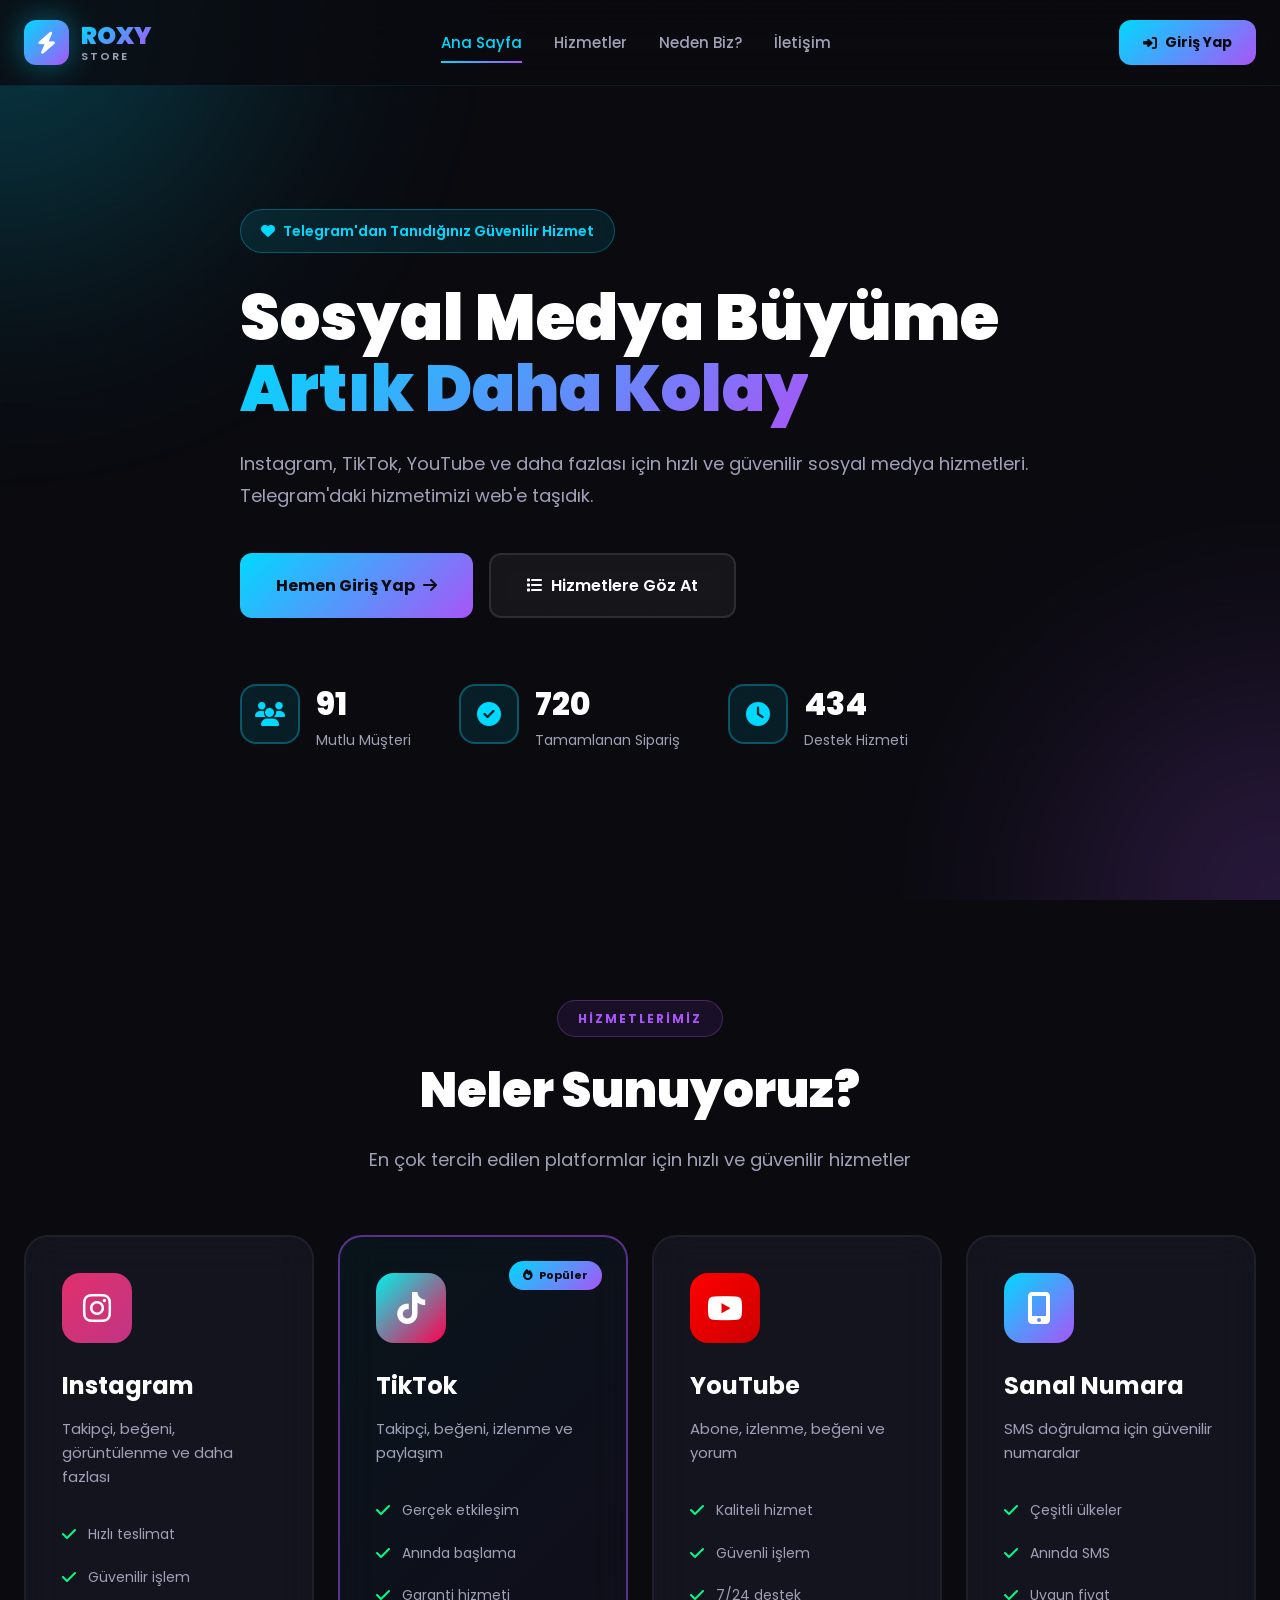
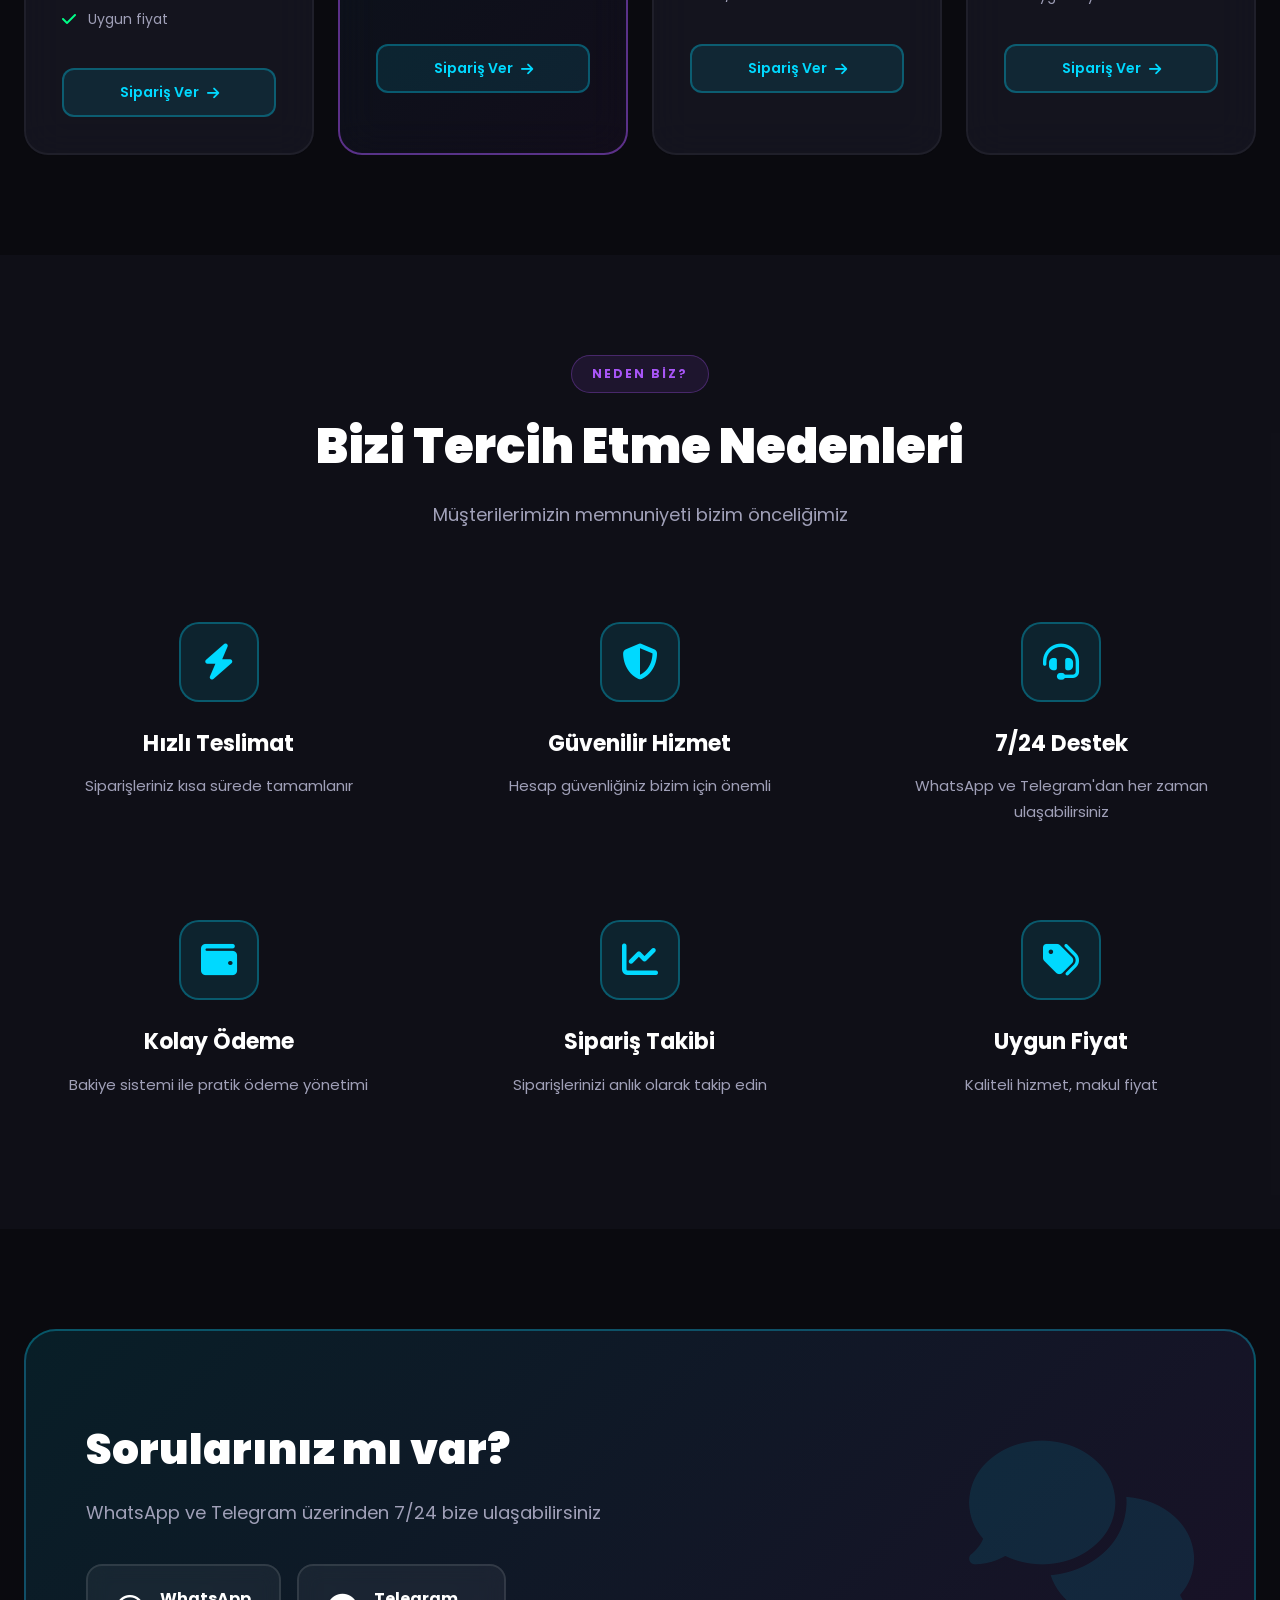
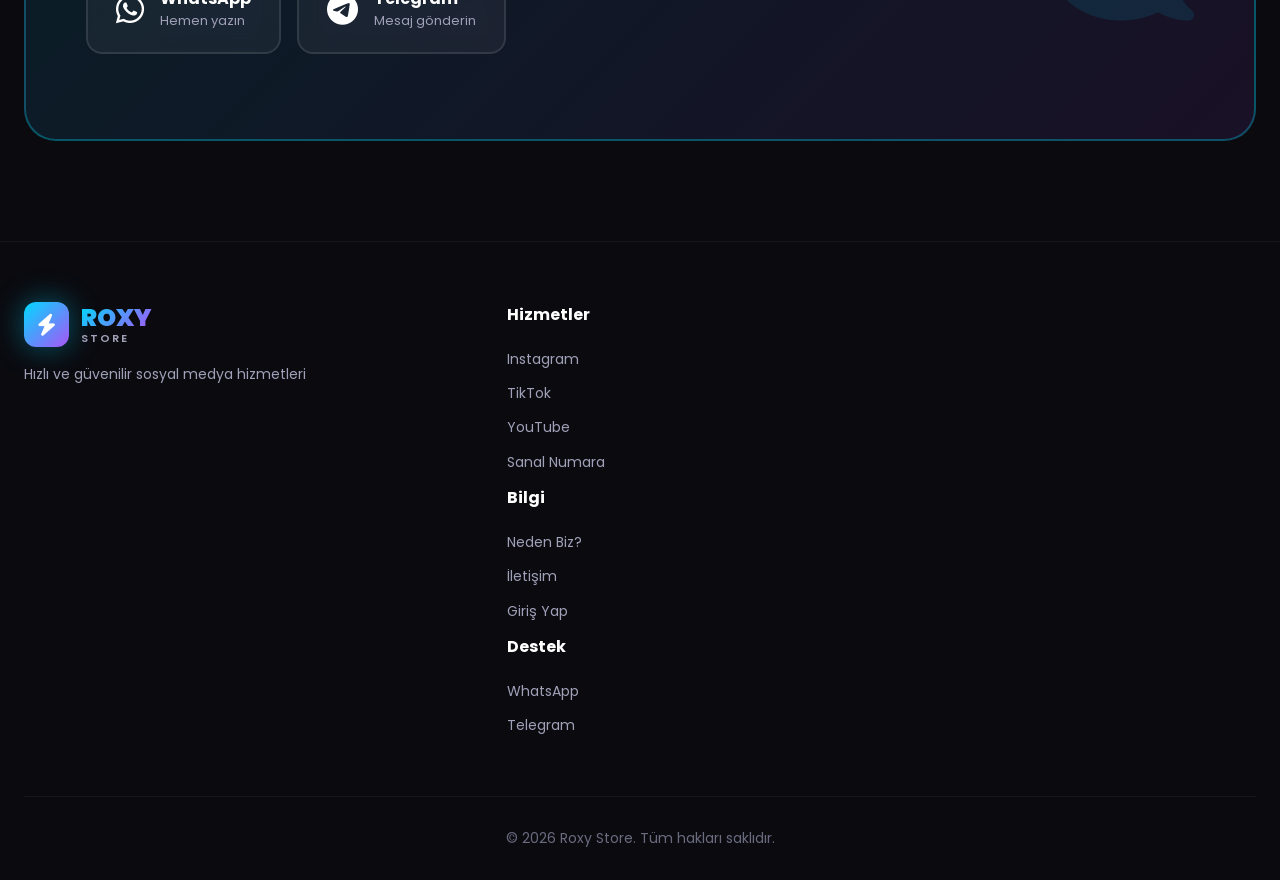
<file: index.html>
<!DOCTYPE html>
<html lang="tr">
<head>
    <meta charset="UTF-8">
    <meta name="viewport" content="width=device-width, initial-scale=1.0">
    <title>Roxy Store - Sosyal Medya Hizmetleri</title>
    <link href="https://fonts.googleapis.com/css2?family=Poppins:wght@400;500;600;700;800;900&display=swap" rel="stylesheet">
    <link rel="stylesheet" href="https://cdnjs.cloudflare.com/ajax/libs/font-awesome/6.4.0/css/all.min.css">
    <link rel="stylesheet" href="style.css">
</head>
<body>
    <!-- Navbar -->
    <nav class="navbar">
        <div class="container">
            <div class="nav-content">
                <div class="logo">
                    <div class="logo-icon">
                        <i class="fas fa-bolt"></i>
                    </div>
                    <div class="logo-text">
                        <span class="logo-main">ROXY</span>
                        <span class="logo-sub">STORE</span>
                    </div>
                </div>
                
                <div class="nav-links">
                    <a href="#home" class="nav-link active">Ana Sayfa</a>
                    <a href="#services" class="nav-link">Hizmetler</a>
                    <a href="#features" class="nav-link">Neden Biz?</a>
                    <a href="#contact" class="nav-link">İletişim</a>
                </div>
                
                <div class="nav-buttons">
                    <button class="btn-primary" onclick="window.location.href='auth.html'">
                        <i class="fas fa-sign-in-alt"></i>
                        Giriş Yap
                    </button>
                </div>
            </div>
        </div>
    </nav>

    <!-- Hero Section -->
    <section class="hero" id="home">
        <div class="hero-bg">
            <div class="hero-gradient hero-gradient-1"></div>
            <div class="hero-gradient hero-gradient-2"></div>
            <div class="hero-grid"></div>
        </div>
        
        <div class="container">
            <div class="hero-content">
                <div class="hero-badge">
                    <i class="fas fa-heart"></i>
                    <span>Telegram'dan Tanıdığınız Güvenilir Hizmet</span>
                </div>
                
                <h1 class="hero-title">
                    Sosyal Medya Büyüme<br>
                    <span class="gradient-text">Artık Daha Kolay</span>
                </h1>
                
                <p class="hero-description">
                    Instagram, TikTok, YouTube ve daha fazlası için hızlı ve güvenilir 
                    sosyal medya hizmetleri. Telegram'daki hizmetimizi web'e taşıdık.
                </p>
                
                <div class="hero-buttons">
                    <button class="btn-hero-primary" onclick="window.location.href='auth.html'">
                        <span>Hemen Giriş Yap</span>
                        <i class="fas fa-arrow-right"></i>
                    </button>
                    <button class="btn-hero-outline" onclick="scrollToSection('services')">
                        <i class="fas fa-list"></i>
                        <span>Hizmetlere Göz At</span>
                    </button>
                </div>
                
                <div class="hero-stats">
                    <div class="stat-item">
                        <div class="stat-icon">
                            <i class="fas fa-users"></i>
                        </div>
                        <div class="stat-info">
                            <h3>150+</h3>
                            <p>Mutlu Müşteri</p>
                        </div>
                    </div>
                    
                    <div class="stat-item">
                        <div class="stat-icon">
                            <i class="fas fa-check-circle"></i>
                        </div>
                        <div class="stat-info">
                            <h3>1,200+</h3>
                            <p>Tamamlanan Sipariş</p>
                        </div>
                    </div>
                    
                    <div class="stat-item">
                        <div class="stat-icon">
                            <i class="fas fa-clock"></i>
                        </div>
                        <div class="stat-info">
                            <h3>7/24</h3>
                            <p>Destek Hizmeti</p>
                        </div>
                    </div>
                </div>
            </div>
        </div>
    </section>

    <!-- Services Section -->
    <section class="services" id="services">
        <div class="container">
            <div class="section-header">
                <span class="section-tag">HİZMETLERİMİZ</span>
                <h2 class="section-title">Neler Sunuyoruz?</h2>
                <p class="section-description">
                    En çok tercih edilen platformlar için hızlı ve güvenilir hizmetler
                </p>
            </div>
            
            <div class="services-grid">
                <!-- Instagram -->
                <div class="service-card">
                    <div class="service-icon instagram">
                        <i class="fab fa-instagram"></i>
                    </div>
                    <h3>Instagram</h3>
                    <p>Takipçi, beğeni, görüntülenme ve daha fazlası</p>
                    <ul class="service-features">
                        <li><i class="fas fa-check"></i> Hızlı teslimat</li>
                        <li><i class="fas fa-check"></i> Güvenilir işlem</li>
                        <li><i class="fas fa-check"></i> Uygun fiyat</li>
                    </ul>
                    <button class="btn-service" onclick="window.location.href='auth.html'">
                        Sipariş Ver
                        <i class="fas fa-arrow-right"></i>
                    </button>
                </div>
                
                <!-- TikTok -->
                <div class="service-card featured">
                    <div class="featured-badge">
                        <i class="fas fa-fire"></i>
                        <span>Popüler</span>
                    </div>
                    <div class="service-icon tiktok">
                        <i class="fab fa-tiktok"></i>
                    </div>
                    <h3>TikTok</h3>
                    <p>Takipçi, beğeni, izlenme ve paylaşım</p>
                    <ul class="service-features">
                        <li><i class="fas fa-check"></i> Gerçek etkileşim</li>
                        <li><i class="fas fa-check"></i> Anında başlama</li>
                        <li><i class="fas fa-check"></i> Garanti hizmeti</li>
                    </ul>
                    <button class="btn-service" onclick="window.location.href='auth.html'">
                        Sipariş Ver
                        <i class="fas fa-arrow-right"></i>
                    </button>
                </div>
                
                <!-- YouTube -->
                <div class="service-card">
                    <div class="service-icon youtube">
                        <i class="fab fa-youtube"></i>
                    </div>
                    <h3>YouTube</h3>
                    <p>Abone, izlenme, beğeni ve yorum</p>
                    <ul class="service-features">
                        <li><i class="fas fa-check"></i> Kaliteli hizmet</li>
                        <li><i class="fas fa-check"></i> Güvenli işlem</li>
                        <li><i class="fas fa-check"></i> 7/24 destek</li>
                    </ul>
                    <button class="btn-service" onclick="window.location.href='auth.html'">
                        Sipariş Ver
                        <i class="fas fa-arrow-right"></i>
                    </button>
                </div>
                
                <!-- Sanal Numara -->
                <div class="service-card">
                    <div class="service-icon phone">
                        <i class="fas fa-mobile-alt"></i>
                    </div>
                    <h3>Sanal Numara</h3>
                    <p>SMS doğrulama için güvenilir numaralar</p>
                    <ul class="service-features">
                        <li><i class="fas fa-check"></i> Çeşitli ülkeler</li>
                        <li><i class="fas fa-check"></i> Anında SMS</li>
                        <li><i class="fas fa-check"></i> Uygun fiyat</li>
                    </ul>
                    <button class="btn-service" onclick="window.location.href='auth.html'">
                        Sipariş Ver
                        <i class="fas fa-arrow-right"></i>
                    </button>
                </div>
            </div>
        </div>
    </section>

    <!-- Features Section -->
    <section class="features" id="features">
        <div class="container">
            <div class="section-header">
                <span class="section-tag">NEDEN BİZ?</span>
                <h2 class="section-title">Bizi Tercih Etme Nedenleri</h2>
                <p class="section-description">
                    Müşterilerimizin memnuniyeti bizim önceliğimiz
                </p>
            </div>
            
            <div class="features-grid">
                <div class="feature-item">
                    <div class="feature-icon">
                        <i class="fas fa-bolt"></i>
                    </div>
                    <h3>Hızlı Teslimat</h3>
                    <p>Siparişleriniz kısa sürede tamamlanır</p>
                </div>
                
                <div class="feature-item">
                    <div class="feature-icon">
                        <i class="fas fa-shield-alt"></i>
                    </div>
                    <h3>Güvenilir Hizmet</h3>
                    <p>Hesap güvenliğiniz bizim için önemli</p>
                </div>
                
                <div class="feature-item">
                    <div class="feature-icon">
                        <i class="fas fa-headset"></i>
                    </div>
                    <h3>7/24 Destek</h3>
                    <p>WhatsApp ve Telegram'dan her zaman ulaşabilirsiniz</p>
                </div>
                
                <div class="feature-item">
                    <div class="feature-icon">
                        <i class="fas fa-wallet"></i>
                    </div>
                    <h3>Kolay Ödeme</h3>
                    <p>Bakiye sistemi ile pratik ödeme yönetimi</p>
                </div>
                
                <div class="feature-item">
                    <div class="feature-icon">
                        <i class="fas fa-chart-line"></i>
                    </div>
                    <h3>Sipariş Takibi</h3>
                    <p>Siparişlerinizi anlık olarak takip edin</p>
                </div>
                
                <div class="feature-item">
                    <div class="feature-icon">
                        <i class="fas fa-tags"></i>
                    </div>
                    <h3>Uygun Fiyat</h3>
                    <p>Kaliteli hizmet, makul fiyat</p>
                </div>
            </div>
        </div>
    </section>

    <!-- Contact Section -->
    <section class="contact" id="contact">
        <div class="container">
            <div class="contact-card">
                <div class="contact-content">
                    <h2>Sorularınız mı var?</h2>
                    <p>WhatsApp ve Telegram üzerinden 7/24 bize ulaşabilirsiniz</p>
                    
                    <div class="contact-buttons">
                        <a href="https://wa.me/447795203704" target="_blank" class="contact-btn whatsapp">
                            <i class="fab fa-whatsapp"></i>
                            <div>
                                <strong>WhatsApp</strong>
                                <span>Hemen yazın</span>
                            </div>
                        </a>
                        
                        <a href="https://t.me/roxysatici" target="_blank" class="contact-btn telegram">
                            <i class="fab fa-telegram"></i>
                            <div>
                                <strong>Telegram</strong>
                                <span>Mesaj gönderin</span>
                            </div>
                        </a>
                    </div>
                </div>
                
                <div class="contact-image">
                    <i class="fas fa-comments"></i>
                </div>
            </div>
        </div>
    </section>

    <!-- Footer -->
    <footer class="footer">
        <div class="container">
            <div class="footer-content">
                <div class="footer-brand">
                    <div class="logo">
                        <div class="logo-icon">
                            <i class="fas fa-bolt"></i>
                        </div>
                        <div class="logo-text">
                            <span class="logo-main">ROXY</span>
                            <span class="logo-sub">STORE</span>
                        </div>
                    </div>
                    <p>Hızlı ve güvenilir sosyal medya hizmetleri</p>
                </div>
                
                <div class="footer-links">
                    <div class="footer-column">
                        <h4>Hizmetler</h4>
                        <a href="#services">Instagram</a>
                        <a href="#services">TikTok</a>
                        <a href="#services">YouTube</a>
                        <a href="#services">Sanal Numara</a>
                    </div>
                    
                    <div class="footer-column">
                        <h4>Bilgi</h4>
                        <a href="#features">Neden Biz?</a>
                        <a href="#contact">İletişim</a>
                        <a href="auth.html">Giriş Yap</a>
                    </div>
                    
                    <div class="footer-column">
                        <h4>Destek</h4>
                        <a href="https://wa.me/447795203704" target="_blank">WhatsApp</a>
                        <a href="https://t.me/roxysatici" target="_blank">Telegram</a>
                    </div>
                </div>
            </div>
            
            <div class="footer-bottom">
                <p>&copy; 2026 Roxy Store. Tüm hakları saklıdır.</p>
            </div>
        </div>
    </footer>

    <script src="main.js"></script>
</body>
</html>
</file>
<file: style.css>
/* CSS Variables - Yeni Renk Paleti */
:root {
    --primary: #00D9FF;
    --secondary: #A855F7;
    --accent: #00FF88;
    --dark: #0A0A0F;
    --dark-light: #151520;
    --dark-lighter: #1F1F2E;
    --text: #FFFFFF;
    --text-gray: #A0A0B8;
    --text-muted: #6B6B80;
}

* {
    margin: 0;
    padding: 0;
    box-sizing: border-box;
}

body {
    font-family: 'Poppins', sans-serif;
    background: var(--dark);
    color: var(--text);
    line-height: 1.6;
    overflow-x: hidden;
}

.container {
    max-width: 1280px;
    margin: 0 auto;
    padding: 0 24px;
}

/* Navbar */
.navbar {
    position: fixed;
    top: 0;
    left: 0;
    right: 0;
    z-index: 1000;
    background: rgba(10, 10, 15, 0.8);
    backdrop-filter: blur(20px);
    border-bottom: 1px solid rgba(0, 217, 255, 0.1);
}

.nav-content {
    display: flex;
    align-items: center;
    justify-content: space-between;
    padding: 20px 0;
}

.logo {
    display: flex;
    align-items: center;
    gap: 12px;
}

.logo-icon {
    width: 45px;
    height: 45px;
    background: linear-gradient(135deg, var(--primary), var(--secondary));
    border-radius: 12px;
    display: flex;
    align-items: center;
    justify-content: center;
    font-size: 22px;
    box-shadow: 0 0 30px rgba(0, 217, 255, 0.4);
}

.logo-text {
    display: flex;
    flex-direction: column;
    line-height: 1.2;
}

.logo-main {
    font-size: 24px;
    font-weight: 900;
    background: linear-gradient(135deg, var(--primary), var(--secondary));
    -webkit-background-clip: text;
    -webkit-text-fill-color: transparent;
    background-clip: text;
}

.logo-sub {
    font-size: 11px;
    font-weight: 600;
    color: var(--text-gray);
    letter-spacing: 2px;
}

.nav-links {
    display: flex;
    gap: 32px;
}

.nav-link {
    color: var(--text-gray);
    text-decoration: none;
    font-weight: 500;
    font-size: 15px;
    transition: all 0.3s ease;
    position: relative;
}

.nav-link:hover,
.nav-link.active {
    color: var(--primary);
}

.nav-link::after {
    content: '';
    position: absolute;
    bottom: -8px;
    left: 0;
    width: 0;
    height: 2px;
    background: linear-gradient(90deg, var(--primary), var(--secondary));
    transition: width 0.3s ease;
}

.nav-link:hover::after,
.nav-link.active::after {
    width: 100%;
}

/* Buttons */
.btn-primary,
.btn-hero-primary,
.btn-hero-outline,
.btn-service {
    padding: 12px 24px;
    border: none;
    border-radius: 12px;
    font-weight: 600;
    font-size: 14px;
    cursor: pointer;
    transition: all 0.3s ease;
    font-family: 'Poppins', sans-serif;
    display: inline-flex;
    align-items: center;
    gap: 8px;
}

.btn-primary {
    background: linear-gradient(135deg, var(--primary), var(--secondary));
    color: var(--dark);
    font-weight: 700;
}

.btn-primary:hover {
    transform: translateY(-2px);
    box-shadow: 0 10px 30px rgba(0, 217, 255, 0.5);
}

/* Hero Section */
.hero {
    min-height: 100vh;
    display: flex;
    align-items: center;
    padding: 120px 0 60px;
    position: relative;
    overflow: hidden;
}

.hero-bg {
    position: absolute;
    top: 0;
    left: 0;
    right: 0;
    bottom: 0;
    overflow: hidden;
}

.hero-gradient {
    position: absolute;
    border-radius: 50%;
    filter: blur(120px);
    opacity: 0.3;
}

.hero-gradient-1 {
    width: 600px;
    height: 600px;
    background: radial-gradient(circle, var(--primary), transparent);
    top: -300px;
    left: -300px;
    animation: float 8s ease-in-out infinite;
}

.hero-gradient-2 {
    width: 500px;
    height: 500px;
    background: radial-gradient(circle, var(--secondary), transparent);
    bottom: -250px;
    right: -250px;
    animation: float 10s ease-in-out infinite reverse;
}

@keyframes float {
    0%, 100% { transform: translate(0, 0) scale(1); }
    50% { transform: translate(50px, 50px) scale(1.1); }
}

.hero-grid {
    position: absolute;
    top: 0;
    left: 0;
    right: 0;
    bottom: 0;
    background-image: 
        linear-gradient(rgba(0, 217, 255, 0.03) 1px, transparent 1px),
        linear-gradient(90deg, rgba(0, 217, 255, 0.03) 1px, transparent 1px);
    background-size: 50px 50px;
    opacity: 0.3;
}

.hero-content {
    position: relative;
    z-index: 10;
    max-width: 800px;
}

.hero-badge {
    display: inline-flex;
    align-items: center;
    gap: 8px;
    padding: 10px 20px;
    background: rgba(0, 217, 255, 0.1);
    border: 1px solid rgba(0, 217, 255, 0.3);
    border-radius: 50px;
    color: var(--primary);
    font-size: 14px;
    font-weight: 600;
    margin-bottom: 30px;
}

.hero-title {
    font-size: 64px;
    font-weight: 900;
    line-height: 1.1;
    margin-bottom: 24px;
}

.gradient-text {
    background: linear-gradient(135deg, var(--primary), var(--secondary));
    -webkit-background-clip: text;
    -webkit-text-fill-color: transparent;
    background-clip: text;
}

.hero-description {
    font-size: 18px;
    color: var(--text-gray);
    margin-bottom: 40px;
    line-height: 1.8;
}

.hero-buttons {
    display: flex;
    gap: 16px;
    margin-bottom: 60px;
}

.btn-hero-primary {
    padding: 18px 36px;
    background: linear-gradient(135deg, var(--primary), var(--secondary));
    color: var(--dark);
    font-weight: 700;
    font-size: 16px;
}

.btn-hero-primary:hover {
    transform: translateY(-3px);
    box-shadow: 0 20px 40px rgba(0, 217, 255, 0.5);
}

.btn-hero-outline {
    padding: 18px 36px;
    background: rgba(255, 255, 255, 0.05);
    backdrop-filter: blur(10px);
    border: 2px solid rgba(255, 255, 255, 0.1);
    color: var(--text);
    font-size: 16px;
}

.btn-hero-outline:hover {
    background: rgba(255, 255, 255, 0.1);
    border-color: var(--primary);
}

.hero-stats {
    display: flex;
    gap: 48px;
    flex-wrap: wrap;
}

.stat-item {
    display: flex;
    align-items: center;
    gap: 16px;
}

.stat-icon {
    width: 60px;
    height: 60px;
    background: rgba(0, 217, 255, 0.1);
    border: 2px solid rgba(0, 217, 255, 0.3);
    border-radius: 16px;
    display: flex;
    align-items: center;
    justify-content: center;
    font-size: 24px;
    color: var(--primary);
}

.stat-info h3 {
    font-size: 32px;
    font-weight: 800;
    color: var(--text);
}

.stat-info p {
    font-size: 14px;
    color: var(--text-gray);
}

/* Services Section */
.services {
    padding: 100px 0;
    position: relative;
}

.section-header {
    text-align: center;
    margin-bottom: 60px;
}

.section-tag {
    display: inline-block;
    padding: 8px 20px;
    background: rgba(168, 85, 247, 0.1);
    border: 1px solid rgba(168, 85, 247, 0.3);
    border-radius: 50px;
    color: var(--secondary);
    font-size: 12px;
    font-weight: 700;
    letter-spacing: 2px;
    margin-bottom: 16px;
}

.section-title {
    font-size: 48px;
    font-weight: 900;
    margin-bottom: 16px;
}

.section-description {
    font-size: 18px;
    color: var(--text-gray);
    max-width: 600px;
    margin: 0 auto;
}

.services-grid {
    display: grid;
    grid-template-columns: repeat(auto-fit, minmax(280px, 1fr));
    gap: 24px;
}

.service-card {
    background: rgba(31, 31, 46, 0.5);
    backdrop-filter: blur(20px);
    border: 2px solid rgba(255, 255, 255, 0.05);
    border-radius: 24px;
    padding: 36px;
    transition: all 0.3s ease;
    position: relative;
    overflow: hidden;
}

.service-card::before {
    content: '';
    position: absolute;
    top: 0;
    left: 0;
    right: 0;
    height: 3px;
    background: linear-gradient(90deg, var(--primary), var(--secondary));
    opacity: 0;
    transition: opacity 0.3s ease;
}

.service-card:hover {
    border-color: rgba(0, 217, 255, 0.3);
    transform: translateY(-8px);
    box-shadow: 0 20px 60px rgba(0, 217, 255, 0.2);
}

.service-card:hover::before {
    opacity: 1;
}

.service-card.featured {
    border-color: rgba(168, 85, 247, 0.5);
    background: linear-gradient(135deg, rgba(0, 217, 255, 0.05), rgba(168, 85, 247, 0.05));
}

.featured-badge {
    position: absolute;
    top: 24px;
    right: 24px;
    display: flex;
    align-items: center;
    gap: 6px;
    padding: 6px 14px;
    background: linear-gradient(135deg, var(--primary), var(--secondary));
    border-radius: 50px;
    color: var(--dark);
    font-size: 11px;
    font-weight: 700;
}

.service-icon {
    width: 70px;
    height: 70px;
    border-radius: 18px;
    display: flex;
    align-items: center;
    justify-content: center;
    font-size: 32px;
    margin-bottom: 24px;
}

.service-icon.instagram {
    background: linear-gradient(135deg, #E1306C, #C13584);
    color: white;
}

.service-icon.tiktok {
    background: linear-gradient(135deg, #00F2EA, #FF0050);
    color: white;
}

.service-icon.youtube {
    background: linear-gradient(135deg, #FF0000, #CC0000);
    color: white;
}

.service-icon.phone {
    background: linear-gradient(135deg, var(--primary), var(--secondary));
    color: white;
}

.service-card h3 {
    font-size: 24px;
    font-weight: 700;
    margin-bottom: 12px;
}

.service-card p {
    color: var(--text-gray);
    font-size: 15px;
    margin-bottom: 24px;
}

.service-features {
    list-style: none;
    margin-bottom: 28px;
}

.service-features li {
    display: flex;
    align-items: center;
    gap: 12px;
    padding: 10px 0;
    color: var(--text-gray);
    font-size: 14px;
}

.service-features i {
    color: var(--accent);
    font-size: 16px;
}

.btn-service {
    width: 100%;
    justify-content: center;
    background: rgba(0, 217, 255, 0.1);
    border: 2px solid rgba(0, 217, 255, 0.3);
    color: var(--primary);
}

.btn-service:hover {
    background: linear-gradient(135deg, var(--primary), var(--secondary));
    color: var(--dark);
    border-color: transparent;
}

/* Features Section */
.features {
    padding: 100px 0;
    background: rgba(21, 21, 32, 0.5);
}

.features-grid {
    display: grid;
    grid-template-columns: repeat(auto-fit, minmax(300px, 1fr));
    gap: 32px;
}

.feature-item {
    text-align: center;
    padding: 32px;
}

.feature-icon {
    width: 80px;
    height: 80px;
    margin: 0 auto 24px;
    background: rgba(0, 217, 255, 0.1);
    border: 2px solid rgba(0, 217, 255, 0.3);
    border-radius: 20px;
    display: flex;
    align-items: center;
    justify-content: center;
    font-size: 36px;
    color: var(--primary);
    transition: all 0.3s ease;
}

.feature-item:hover .feature-icon {
    background: linear-gradient(135deg, var(--primary), var(--secondary));
    color: var(--dark);
    transform: scale(1.1) rotate(5deg);
}

.feature-item h3 {
    font-size: 22px;
    font-weight: 700;
    margin-bottom: 12px;
}

.feature-item p {
    color: var(--text-gray);
    font-size: 15px;
    line-height: 1.7;
}

/* Contact Section */
.contact {
    padding: 100px 0;
}

.contact-card {
    background: linear-gradient(135deg, rgba(0, 217, 255, 0.1), rgba(168, 85, 247, 0.1));
    border: 2px solid rgba(0, 217, 255, 0.3);
    border-radius: 32px;
    padding: 60px;
    display: flex;
    align-items: center;
    justify-content: space-between;
    gap: 60px;
}

.contact-content h2 {
    font-size: 42px;
    font-weight: 900;
    margin-bottom: 16px;
}

.contact-content p {
    font-size: 18px;
    color: var(--text-gray);
    margin-bottom: 36px;
}

.contact-buttons {
    display: flex;
    gap: 16px;
}

.contact-btn {
    display: flex;
    align-items: center;
    gap: 16px;
    padding: 20px 28px;
    background: rgba(255, 255, 255, 0.05);
    backdrop-filter: blur(10px);
    border: 2px solid rgba(255, 255, 255, 0.1);
    border-radius: 16px;
    text-decoration: none;
    color: var(--text);
    transition: all 0.3s ease;
}

.contact-btn i {
    font-size: 32px;
}

.contact-btn strong {
    display: block;
    font-size: 16px;
    font-weight: 700;
}

.contact-btn span {
    display: block;
    font-size: 13px;
    color: var(--text-gray);
}

.contact-btn.whatsapp:hover {
    background: #25D366;
    border-color: #25D366;
    transform: translateY(-3px);
    box-shadow: 0 10px 30px rgba(37, 211, 102, 0.4);
}

.contact-btn.telegram:hover {
    background: #0088CC;
    border-color: #0088CC;
    transform: translateY(-3px);
    box-shadow: 0 10px 30px rgba(0, 136, 204, 0.4);
}

.contact-image {
    font-size: 180px;
    color: var(--primary);
    opacity: 0.1;
}

/* Footer */
.footer {
    padding: 60px 0 30px;
    border-top: 1px solid rgba(255, 255, 255, 0.05);
}

.footer-content {
    display: grid;
    grid-template-columns: 2fr 1fr 1fr 1fr;
    gap: 48px;
    margin-bottom: 48px;
}

.footer-brand p {
    color: var(--text-gray);
    margin-top: 16px;
    font-size: 14px;
}

.footer-column h4 {
    font-size: 16px;
    font-weight: 700;
    margin-bottom: 20px;
}

.footer-column a {
    display: block;
    color: var(--text-gray);
    text-decoration: none;
    font-size: 14px;
    margin-bottom: 12px;
    transition: color 0.3s ease;
}

.footer-column a:hover {
    color: var(--primary);
}

.footer-bottom {
    padding-top: 30px;
    border-top: 1px solid rgba(255, 255, 255, 0.05);
    text-align: center;
}

.footer-bottom p {
    color: var(--text-muted);
    font-size: 14px;
}

/* Responsive */
@media (max-width: 1024px) {
    .hero-title {
        font-size: 52px;
    }
    
    .contact-card {
        flex-direction: column;
        text-align: center;
    }
    
    .contact-image {
        font-size: 120px;
    }
    
    .footer-content {
        grid-template-columns: repeat(2, 1fr);
    }
}

@media (max-width: 768px) {
    .nav-links {
        display: none;
    }
    
    .hero-title {
        font-size: 40px;
    }
    
    .hero-buttons {
        flex-direction: column;
    }
    
    .hero-stats {
        gap: 24px;
    }
    
    .section-title {
        font-size: 36px;
    }
    
    .contact-buttons {
        flex-direction: column;
    }
    
    .footer-content {
        grid-template-columns: 1fr;
    }
}

@media (max-width: 480px) {
    .hero-title {
        font-size: 32px;
    }
    
    .btn-hero-primary,
    .btn-hero-outline {
        width: 100%;
        justify-content: center;
    }
    
    .services-grid {
        grid-template-columns: 1fr;
    }
    
    .contact-card {
        padding: 36px 24px;
    }
}
</file>
